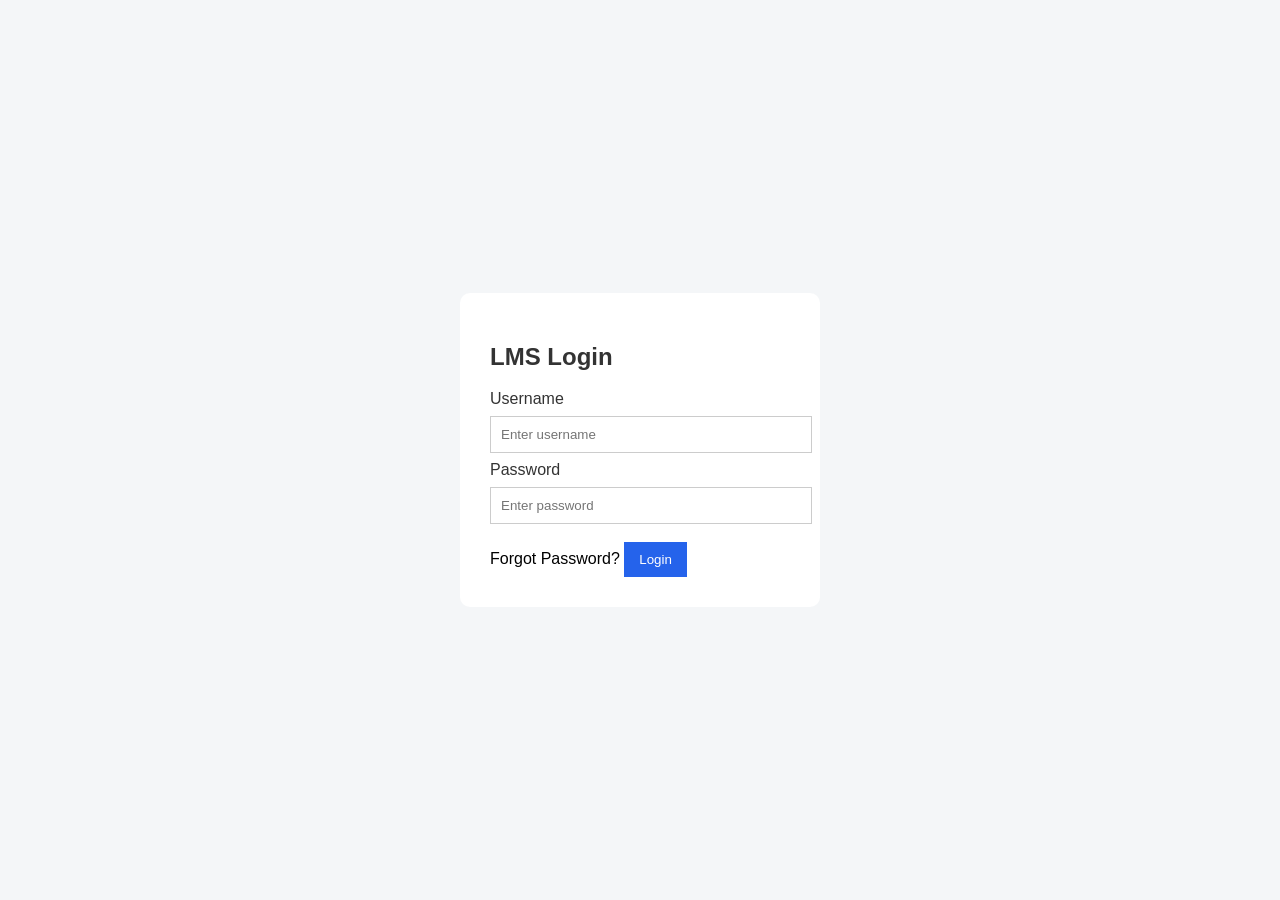
<file: index.html>
<!DOCTYPE html>
<html lang="en">
<head>
<meta charset="UTF-8">
<title>LMS Login</title>
<link rel="stylesheet" href="main.css">
<link rel="stylesheet" href="layout.css">
<link rel="stylesheet" href="components.css">
</head>
<body class="login-body">

<div class="login-card">
<h2>LMS Login</h2>

<form>
<label>Username</label>
<input type="text" placeholder="Enter username">

<label>Password</label>
<input type="password" placeholder="Enter password">

<a href="#" class="forgot">Forgot Password?</a>

<button class="btn">Login</button>
</form>
</div>

</body>
</html>
</file>
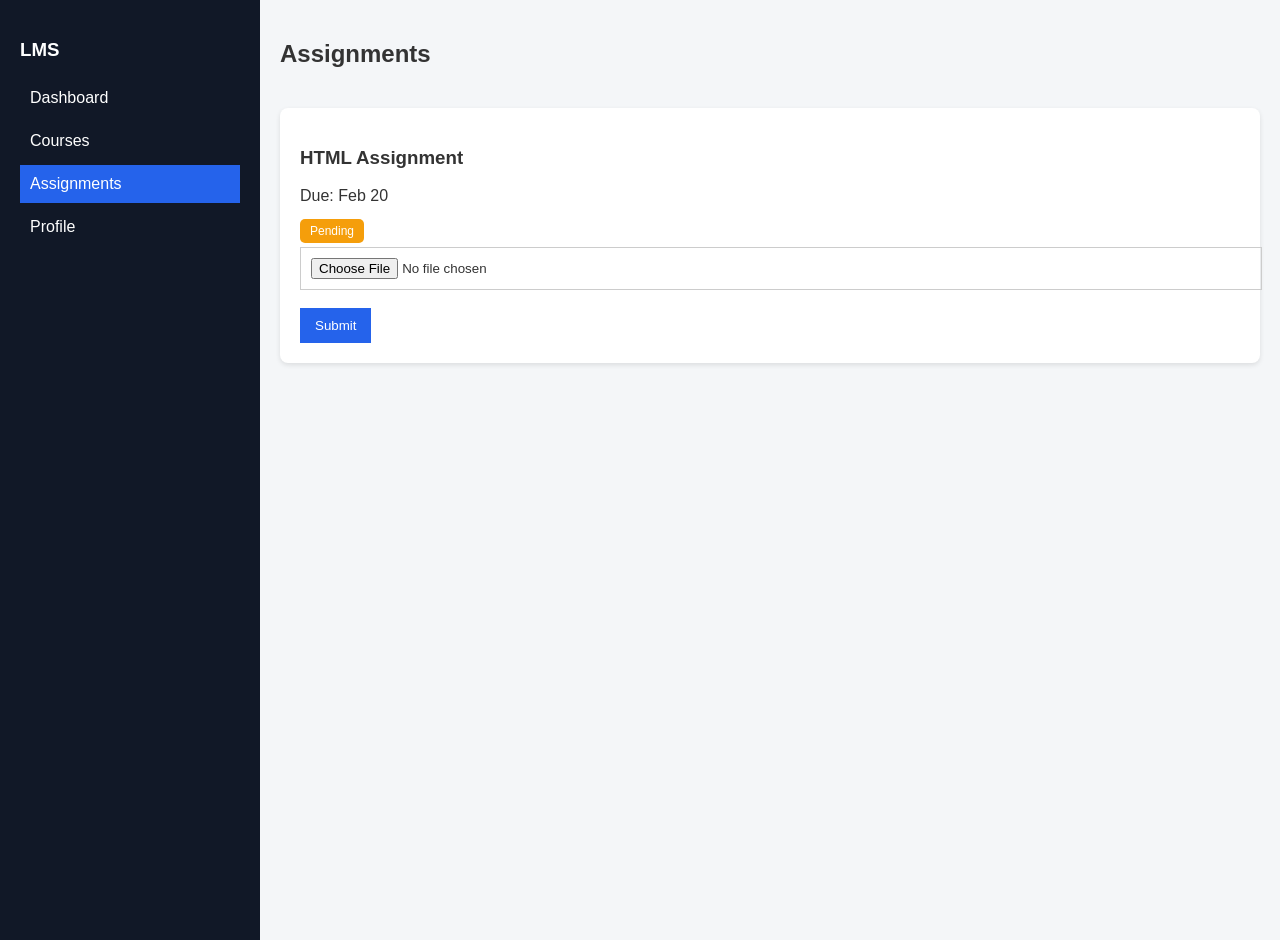
<file: assignments.html>
<!DOCTYPE html>
<html>
<head>
<title>Assignments</title>
<link rel="stylesheet" href="main.css">
<link rel="stylesheet" href="layout.css">
<link rel="stylesheet" href="components.css">
</head>
<body>

<div class="container">

<aside class="sidebar">
<h3>LMS</h3>
<a href="dashboard.html">Dashboard</a>
<a href="courses.html">Courses</a>
<a class="active" href="assignments.html">Assignments</a>
<a href="profile.html">Profile</a>
</aside>

<main class="content">

<header class="topbar"><h2>Assignments</h2></header>

<div class="card">
<h3>HTML Assignment</h3>
<p>Due: Feb 20</p>
<span class="badge pending">Pending</span>
<input type="file">
<button class="btn">Submit</button>
</div>

</main>
</div>

</body>
</html>
</file>
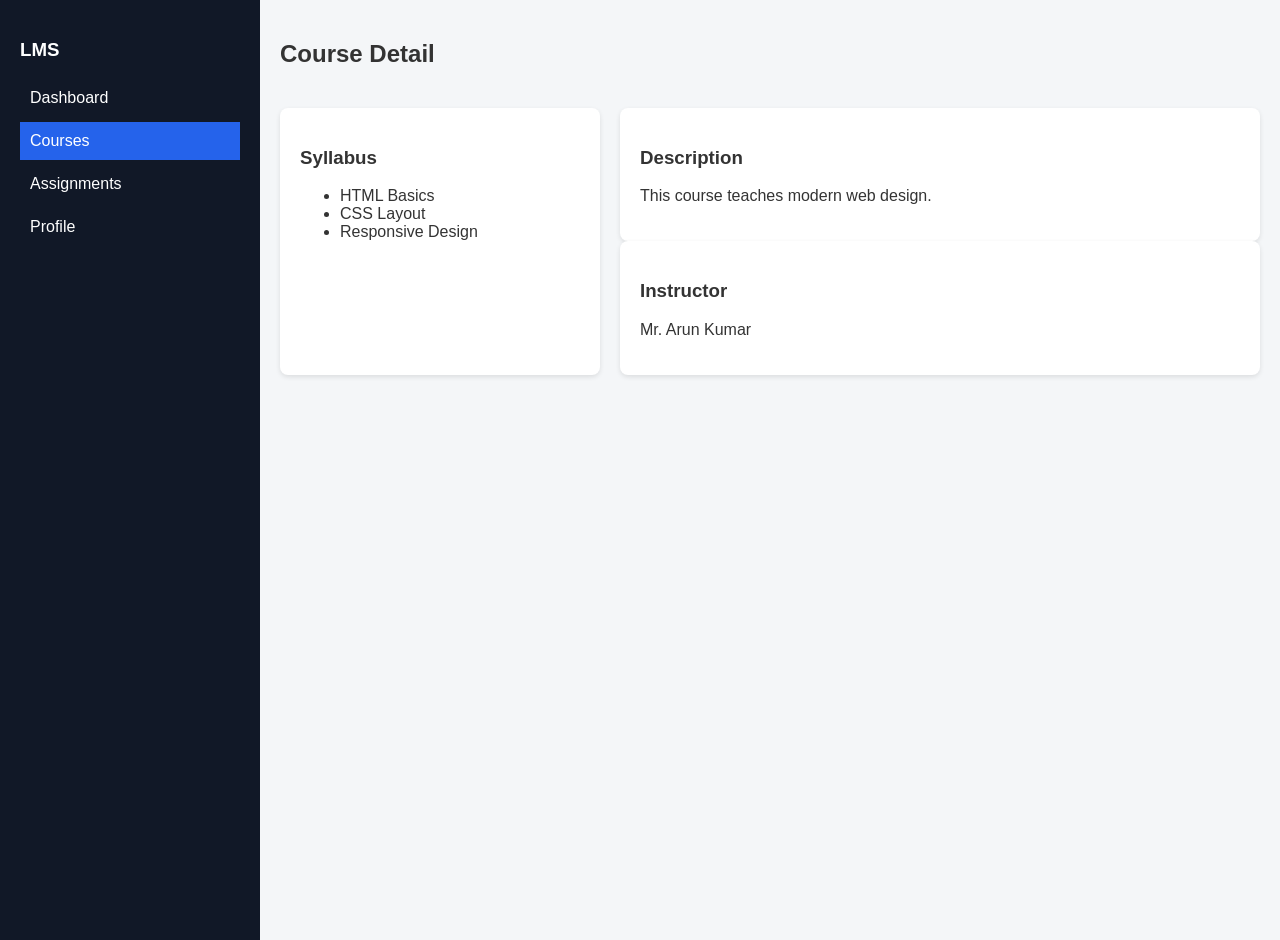
<file: course-detail.html>
<!DOCTYPE html>
<html>
<head>
<title>Course Detail</title>
<link rel="stylesheet" href="main.css">
<link rel="stylesheet" href="layout.css">
<link rel="stylesheet" href="components.css">
</head>
<body>

<div class="container">

<aside class="sidebar">
<h3>LMS</h3>
<a href="dashboard.html">Dashboard</a>
<a class="active" href="courses.html">Courses</a>
<a href="assignments.html">Assignments</a>
<a href="profile.html">Profile</a>
</aside>

<main class="content">

<header class="topbar"><h2>Course Detail</h2></header>

<div class="course-layout">

<div class="card">
<h3>Syllabus</h3>
<ul>
<li>HTML Basics</li>
<li>CSS Layout</li>
<li>Responsive Design</li>
</ul>
</div>

<div>
<div class="card">
<h3>Description</h3>
<p>This course teaches modern web design.</p>
</div>

<div class="card">
<h3>Instructor</h3>
<p>Mr. Arun Kumar</p>
</div>
</div>

</div>

</main>
</div>

</body>
</html>
</file>
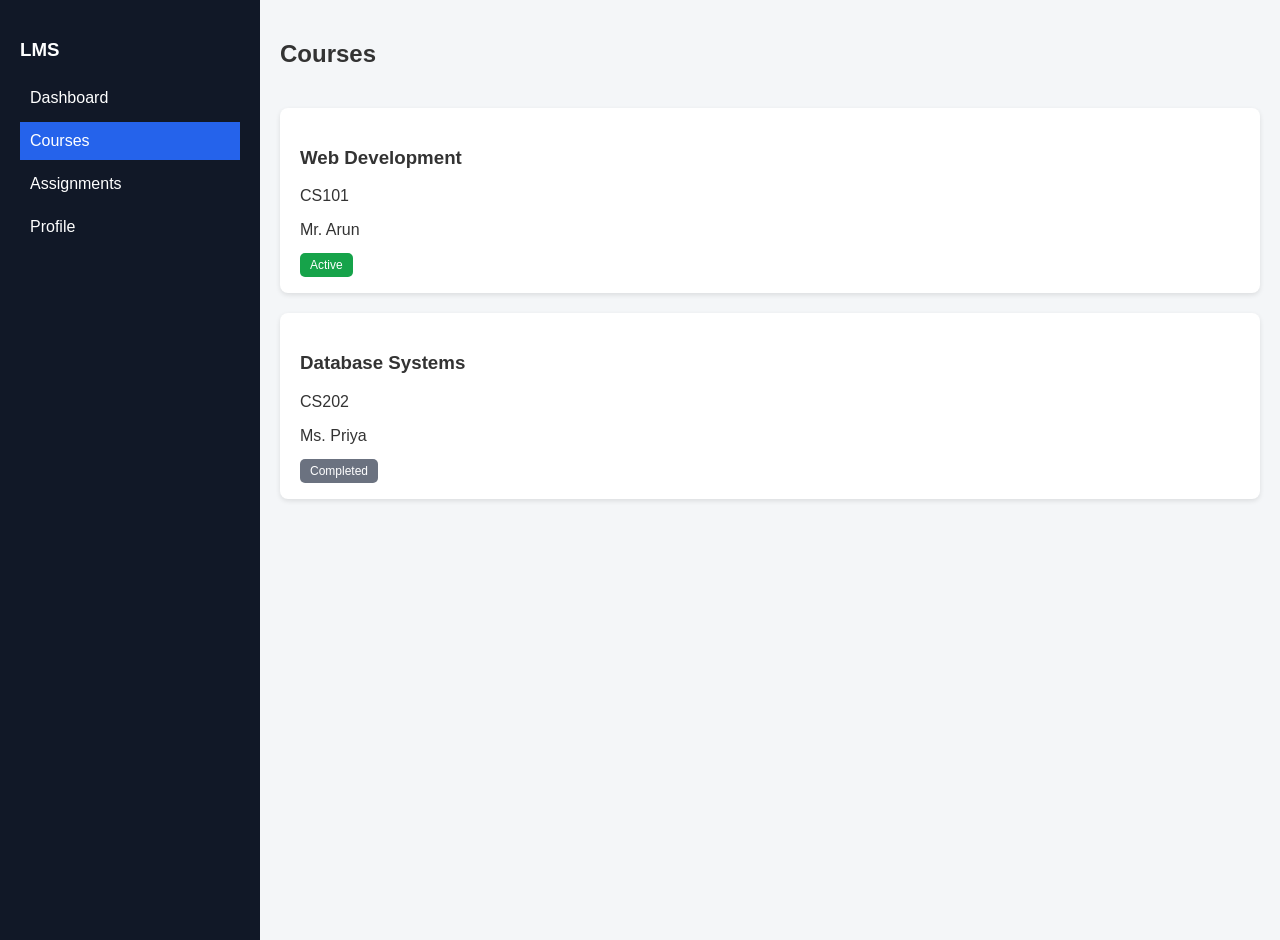
<file: courses.html>
<!DOCTYPE html>
<html>
<head>
<title>Courses</title>
<link rel="stylesheet" href="main.css">
<link rel="stylesheet" href="layout.css">
<link rel="stylesheet" href="components.css">
</head>
<body>

<div class="container">

<aside class="sidebar">
<h3>LMS</h3>
<a href="dashboard.html">Dashboard</a>
<a class="active" href="courses.html">Courses</a>
<a href="assignments.html">Assignments</a>
<a href="profile.html">Profile</a>
</aside>

<main class="content">
<header class="topbar"><h2>Courses</h2></header>

<div class="grid course-grid">

<div class="card">
<h3>Web Development</h3>
<p>CS101</p>
<p>Mr. Arun</p>
<span class="badge active-badge">Active</span>
</div>

<div class="card">
<h3>Database Systems</h3>
<p>CS202</p>
<p>Ms. Priya</p>
<span class="badge complete-badge">Completed</span>
</div>

</div>

</main>
</div>

</body>
</html>
</file>
<file: main.css>
:root{
--primary:#2563eb;
--bg:#f4f6f8;
--card:#fff;
--text:#333;
}

body{
margin:0;
font-family:Arial;
background:var(--bg);
color:var(--text);
}

a{text-decoration:none;color:black;}
</file>
<file: layout.css>
.container{
display:flex;
min-height:100vh;
}

.sidebar{
width:220px;
background:#111827;
color:white;
padding:20px;
position:sticky;
top:0;
height:100vh;
}

.sidebar a{
display:block;
color:white;
padding:10px;
margin:5px 0;
}

.sidebar a.active{
background:var(--primary);
}

.content{
flex:1;
padding:20px;
}

.topbar{
display:flex;
justify-content:space-between;
align-items:center;
margin-bottom:20px;
}

.grid{
display:grid;
gap:20px;
}

.cards{
grid-template-columns:repeat(auto-fit,minmax(200px,1fr));
}

.course-layout{
display:grid;
grid-template-columns:1fr 2fr;
gap:20px;
}

@media(max-width:768px){
.sidebar{width:70px;}
.course-layout{grid-template-columns:1fr;}
}
</file>
<file: components.css>
.card{
background:var(--card);
padding:20px;
border-radius:8px;
box-shadow:0 2px 5px rgba(0,0,0,0.1);
transition:0.3s;
}

.card:hover{
transform:translateY(-5px);
}

.btn{
background:var(--primary);
color:white;
padding:10px 15px;
border:none;
margin-top:10px;
cursor:pointer;
}

.btn:hover{
opacity:0.8;
}

input{
width:100%;
padding:10px;
margin:8px 0;
border:1px solid #ccc;
}

input:focus{
border-color:var(--primary);
outline:none;
}

.badge{
padding:5px 10px;
border-radius:5px;
font-size:12px;
}

.active-badge{background:#16a34a;color:white;}
.complete-badge{background:#6b7280;color:white;}
.pending{background:#f59e0b;color:white;}

.login-body{
display:flex;
justify-content:center;
align-items:center;
height:100vh;
}

.login-card{
background:white;
padding:30px;
width:300px;
border-radius:10px;
}

.profile-img{
width:120px;
height:120px;
border-radius:50%;
}

.profile-small{
width:40px;
border-radius:50%;
}
</file>
